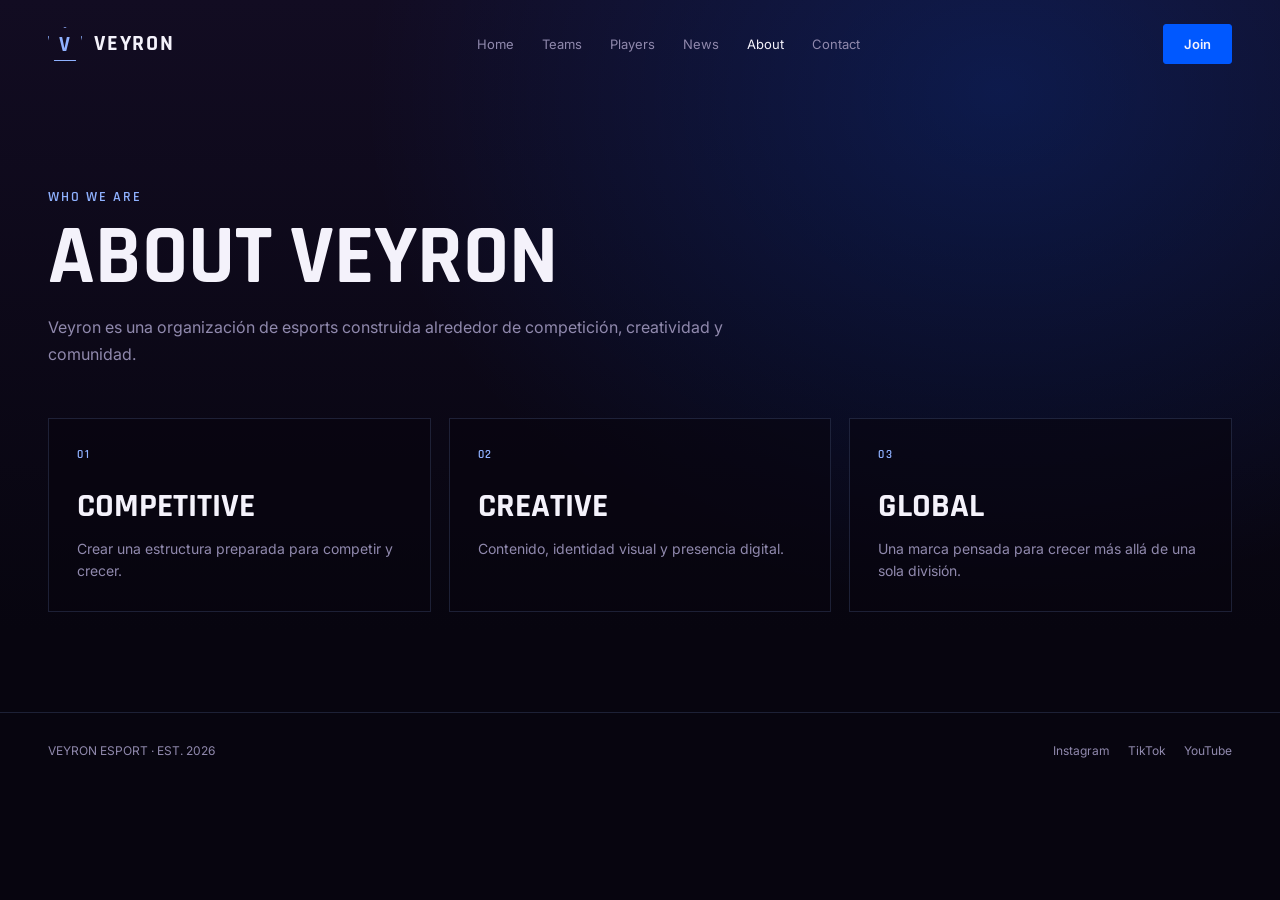
<file: about.html>
<!DOCTYPE html>
<html lang="es"><head><meta charset="UTF-8"><meta name="viewport" content="width=device-width,initial-scale=1.0">
<title>About — Veyron Esport</title><link rel="stylesheet" href="style.css"></head>
<body><div class="site">
<header>
<a class="brand" href="index.html"><span class="brand-mark">V</span><span>VEYRON</span></a>
<nav class="desktop-nav"><a class="" href="index.html">Home</a><a class="" href="teams.html">Teams</a><a class="" href="players.html">Players</a><a class="" href="news.html">News</a><a class="active" href="about.html">About</a><a class="" href="contact.html">Contact</a></nav>
<a class="btn primary" href="join.html">Join</a>
</header>
<main class="page"><div class="page-inner">
<div class="page-head"><div class="kicker">WHO WE ARE</div><h1>ABOUT VEYRON</h1><p>Veyron es una organización de esports construida alrededor de competición, creatividad y comunidad.</p></div>
<div class="grid"><div class="card"><div class="num">01</div><h2>COMPETITIVE</h2><p>Crear una estructura preparada para competir y crecer.</p></div>
<div class="card"><div class="num">02</div><h2>CREATIVE</h2><p>Contenido, identidad visual y presencia digital.</p></div>
<div class="card"><div class="num">03</div><h2>GLOBAL</h2><p>Una marca pensada para crecer más allá de una sola división.</p></div></div>
</div></main>
<footer><span>VEYRON ESPORT · EST. 2026</span><span><a href="https://instagram.com/" target="_blank">Instagram</a><a href="https://tiktok.com/" target="_blank">TikTok</a><a href="https://youtube.com/" target="_blank">YouTube</a></span></footer>
</div></body></html>
</file>
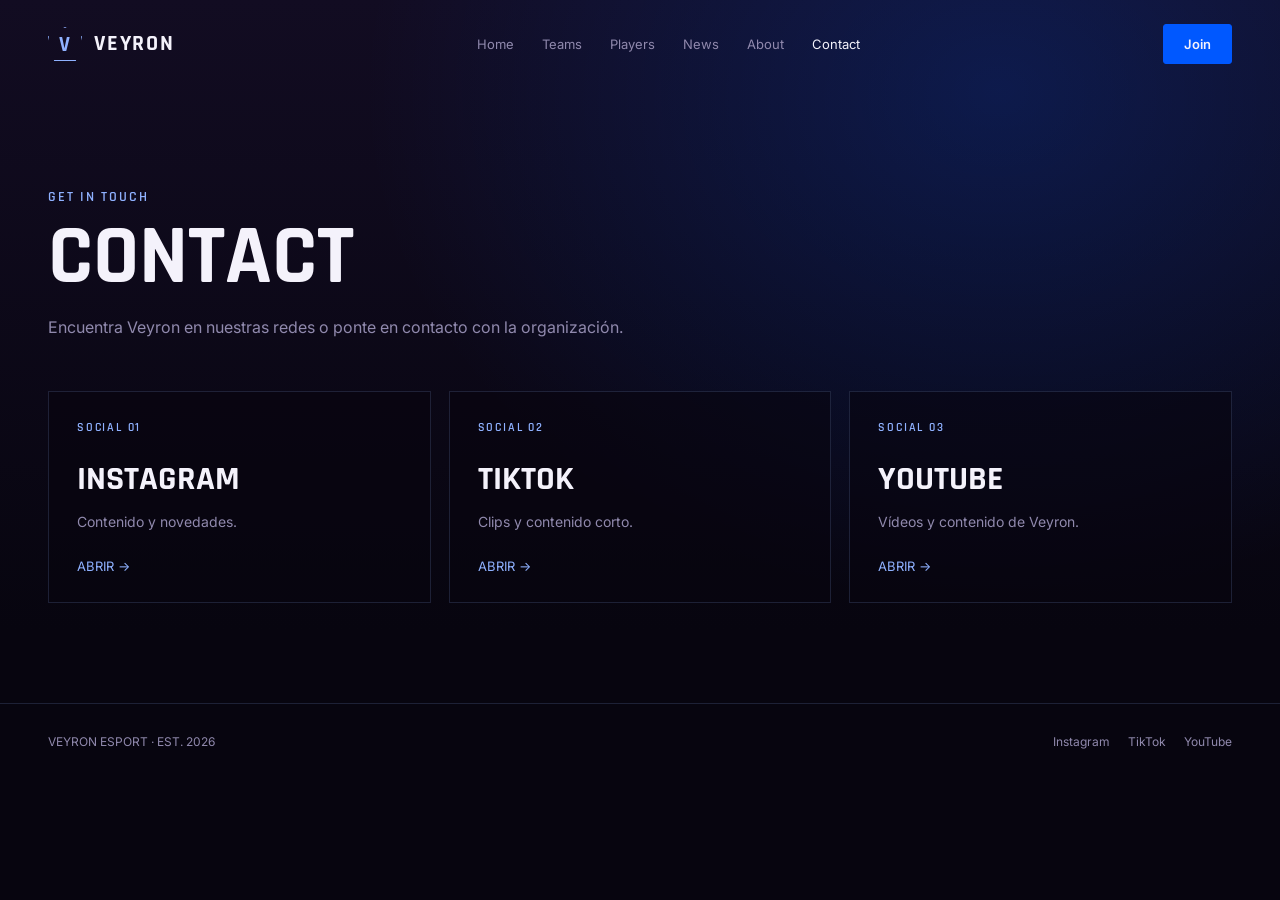
<file: contact.html>
<!DOCTYPE html>
<html lang="es"><head><meta charset="UTF-8"><meta name="viewport" content="width=device-width,initial-scale=1.0">
<title>Contact — Veyron Esport</title><link rel="stylesheet" href="style.css"></head>
<body><div class="site">
<header>
<a class="brand" href="index.html"><span class="brand-mark">V</span><span>VEYRON</span></a>
<nav class="desktop-nav"><a class="" href="index.html">Home</a><a class="" href="teams.html">Teams</a><a class="" href="players.html">Players</a><a class="" href="news.html">News</a><a class="" href="about.html">About</a><a class="active" href="contact.html">Contact</a></nav>
<a class="btn primary" href="join.html">Join</a>
</header>
<main class="page"><div class="page-inner">
<div class="page-head"><div class="kicker">GET IN TOUCH</div><h1>CONTACT</h1><p>Encuentra Veyron en nuestras redes o ponte en contacto con la organización.</p></div>
<div class="grid">
<a class="card" href="https://instagram.com/" target="_blank"><div class="num">SOCIAL 01</div><h2>INSTAGRAM</h2><p>Contenido y novedades.</p><div class="arrow">ABRIR →</div></a>
<a class="card" href="https://tiktok.com/" target="_blank"><div class="num">SOCIAL 02</div><h2>TIKTOK</h2><p>Clips y contenido corto.</p><div class="arrow">ABRIR →</div></a>
<a class="card" href="https://youtube.com/" target="_blank"><div class="num">SOCIAL 03</div><h2>YOUTUBE</h2><p>Vídeos y contenido de Veyron.</p><div class="arrow">ABRIR →</div></a>
</div></div></main>
<footer><span>VEYRON ESPORT · EST. 2026</span><span><a href="https://instagram.com/" target="_blank">Instagram</a><a href="https://tiktok.com/" target="_blank">TikTok</a><a href="https://youtube.com/" target="_blank">YouTube</a></span></footer>
</div></body></html>
</file>
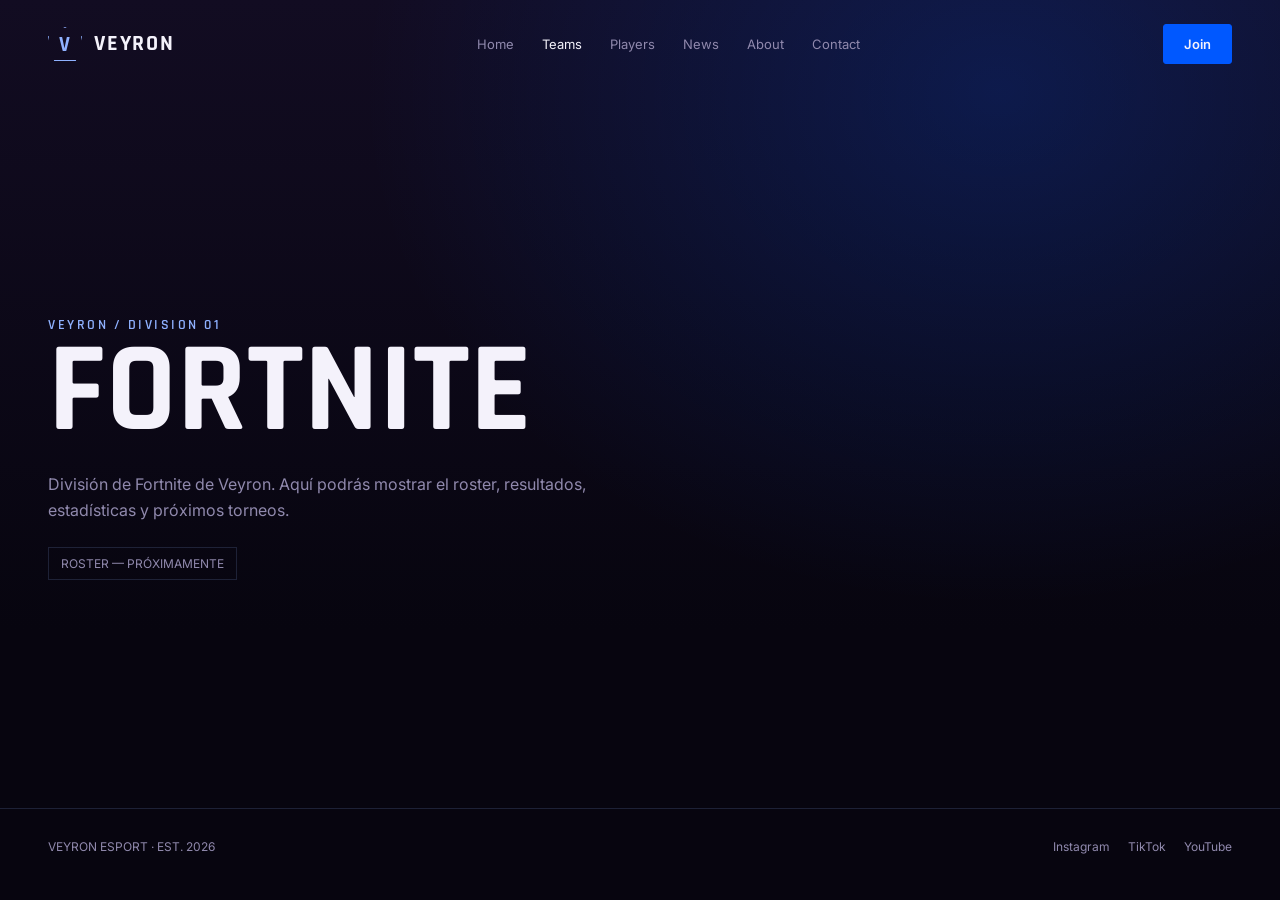
<file: fortnite.html>
<!DOCTYPE html>
<html lang="es"><head><meta charset="UTF-8"><meta name="viewport" content="width=device-width,initial-scale=1.0">
<title>Fortnite — Veyron Esport</title><link rel="stylesheet" href="style.css"></head>
<body><div class="site">
<header>
<a class="brand" href="index.html"><span class="brand-mark">V</span><span>VEYRON</span></a>
<nav class="desktop-nav"><a class="" href="index.html">Home</a><a class="active" href="teams.html">Teams</a><a class="" href="players.html">Players</a><a class="" href="news.html">News</a><a class="" href="about.html">About</a><a class="" href="contact.html">Contact</a></nav>
<a class="btn primary" href="join.html">Join</a>
</header>
<main class="page"><div class="page-inner team-hero"><div>
<div class="team-tag">VEYRON / DIVISION 01</div><h1 class="team-title">FORTNITE</h1>
<p class="lead">División de Fortnite de Veyron. Aquí podrás mostrar el roster, resultados, estadísticas y próximos torneos.</p>
<div class="status">ROSTER — PRÓXIMAMENTE</div>
</div></div></main>
<footer><span>VEYRON ESPORT · EST. 2026</span><span><a href="https://instagram.com/" target="_blank">Instagram</a><a href="https://tiktok.com/" target="_blank">TikTok</a><a href="https://youtube.com/" target="_blank">YouTube</a></span></footer>
</div></body></html>
</file>
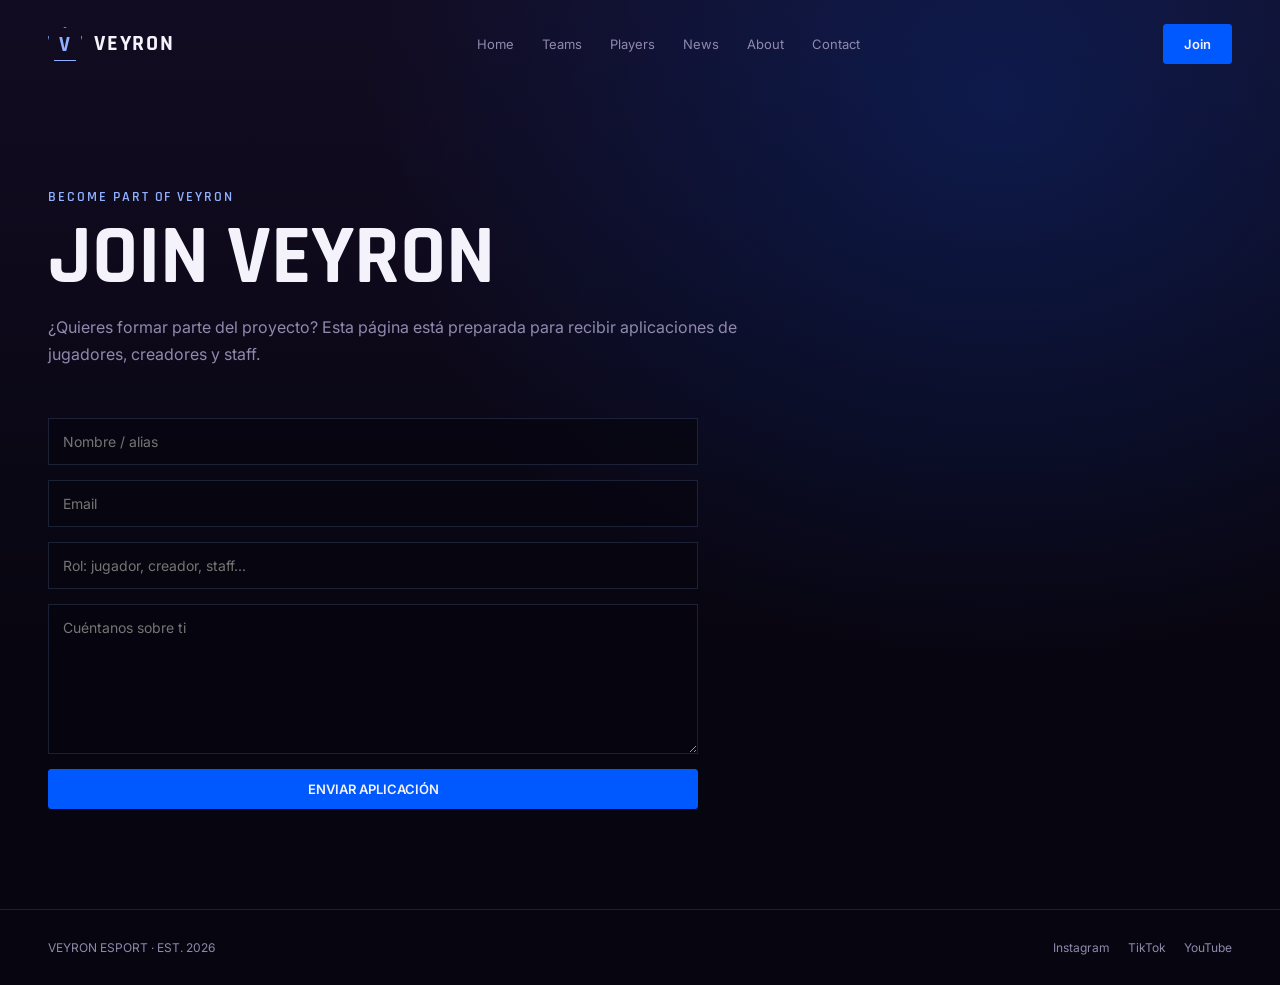
<file: join.html>
<!DOCTYPE html>
<html lang="es"><head><meta charset="UTF-8"><meta name="viewport" content="width=device-width,initial-scale=1.0">
<title>Join Veyron — Veyron Esport</title><link rel="stylesheet" href="style.css"></head>
<body><div class="site">
<header>
<a class="brand" href="index.html"><span class="brand-mark">V</span><span>VEYRON</span></a>
<nav class="desktop-nav"><a class="" href="index.html">Home</a><a class="" href="teams.html">Teams</a><a class="" href="players.html">Players</a><a class="" href="news.html">News</a><a class="" href="about.html">About</a><a class="" href="contact.html">Contact</a></nav>
<a class="btn primary" href="join.html">Join</a>
</header>
<main class="page"><div class="page-inner">
<div class="page-head"><div class="kicker">BECOME PART OF VEYRON</div><h1>JOIN VEYRON</h1><p>¿Quieres formar parte del proyecto? Esta página está preparada para recibir aplicaciones de jugadores, creadores y staff.</p></div>
<form class="form" onsubmit="event.preventDefault();alert('Formulario preparado. Para recibir respuestas de verdad, conectaremos aquí Google Forms o un servicio de formularios.');">
<input class="field" placeholder="Nombre / alias" required>
<input class="field" type="email" placeholder="Email" required>
<input class="field" placeholder="Rol: jugador, creador, staff..." required>
<textarea class="field" placeholder="Cuéntanos sobre ti"></textarea>
<button class="btn primary" type="submit">ENVIAR APLICACIÓN</button>
</form>
</div></main>
<footer><span>VEYRON ESPORT · EST. 2026</span><span><a href="https://instagram.com/" target="_blank">Instagram</a><a href="https://tiktok.com/" target="_blank">TikTok</a><a href="https://youtube.com/" target="_blank">YouTube</a></span></footer>
</div></body></html>
</file>
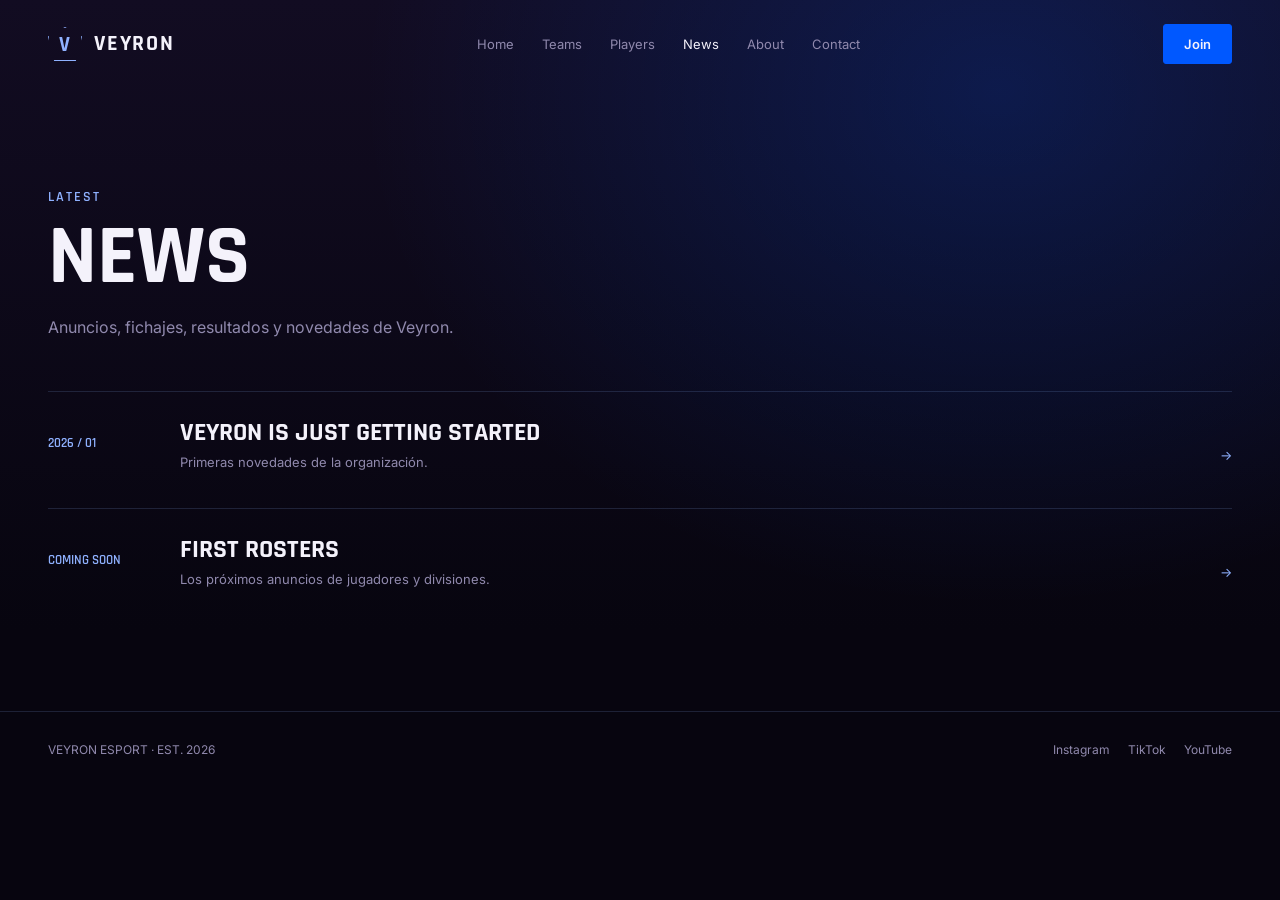
<file: news.html>
<!DOCTYPE html>
<html lang="es"><head><meta charset="UTF-8"><meta name="viewport" content="width=device-width,initial-scale=1.0">
<title>News — Veyron Esport</title><link rel="stylesheet" href="style.css"></head>
<body><div class="site">
<header>
<a class="brand" href="index.html"><span class="brand-mark">V</span><span>VEYRON</span></a>
<nav class="desktop-nav"><a class="" href="index.html">Home</a><a class="" href="teams.html">Teams</a><a class="" href="players.html">Players</a><a class="active" href="news.html">News</a><a class="" href="about.html">About</a><a class="" href="contact.html">Contact</a></nav>
<a class="btn primary" href="join.html">Join</a>
</header>
<main class="page"><div class="page-inner">
<div class="page-head"><div class="kicker">LATEST</div><h1>NEWS</h1><p>Anuncios, fichajes, resultados y novedades de Veyron.</p></div>
<div class="news-list">
<article class="news"><div class="news-date">2026 / 01</div><div><h2>VEYRON IS JUST GETTING STARTED</h2><p>Primeras novedades de la organización.</p></div><span class="arrow">→</span></article>
<article class="news"><div class="news-date">COMING SOON</div><div><h2>FIRST ROSTERS</h2><p>Los próximos anuncios de jugadores y divisiones.</p></div><span class="arrow">→</span></article>
</div></div></main>
<footer><span>VEYRON ESPORT · EST. 2026</span><span><a href="https://instagram.com/" target="_blank">Instagram</a><a href="https://tiktok.com/" target="_blank">TikTok</a><a href="https://youtube.com/" target="_blank">YouTube</a></span></footer>
</div></body></html>
</file>
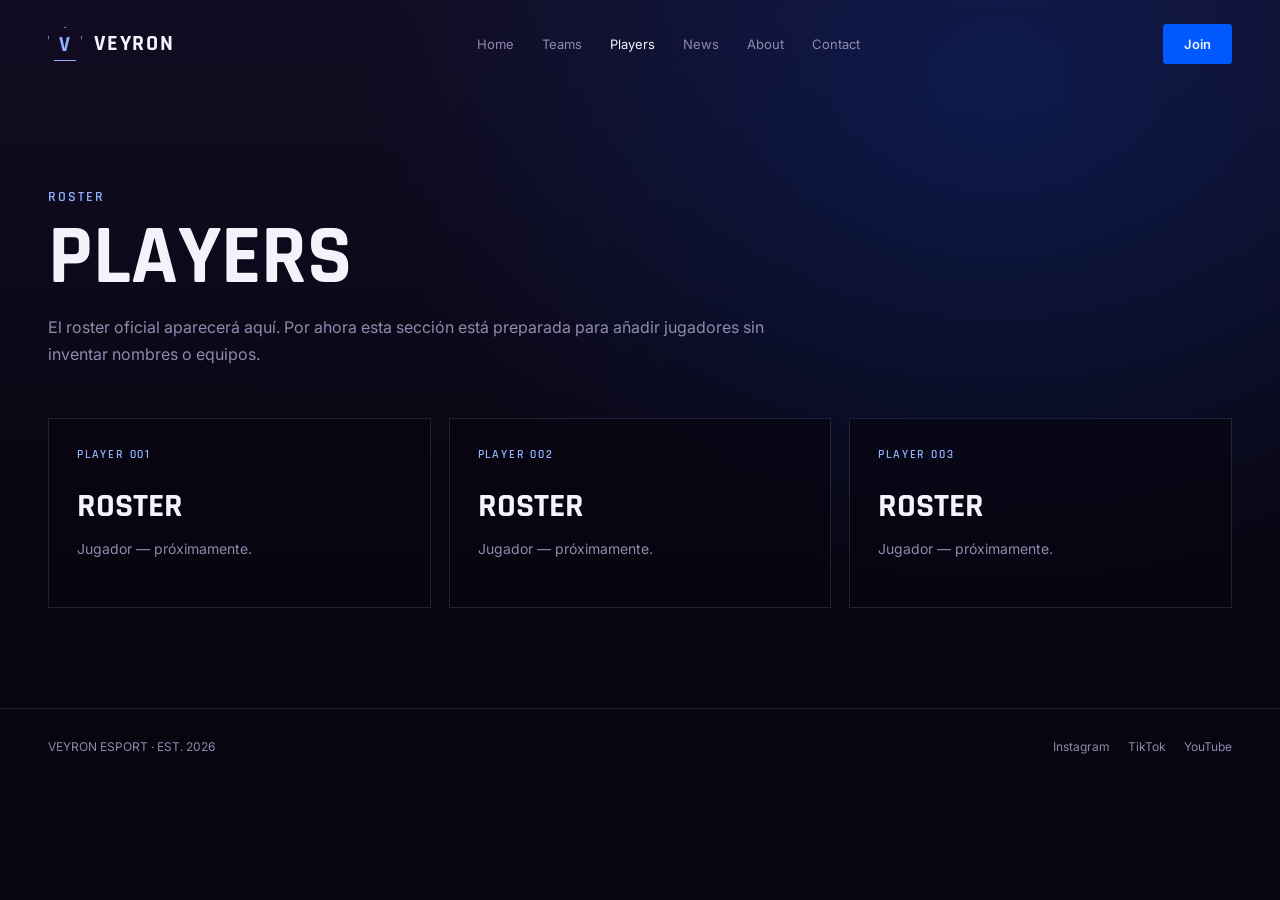
<file: players.html>
<!DOCTYPE html>
<html lang="es"><head><meta charset="UTF-8"><meta name="viewport" content="width=device-width,initial-scale=1.0">
<title>Players — Veyron Esport</title><link rel="stylesheet" href="style.css"></head>
<body><div class="site">
<header>
<a class="brand" href="index.html"><span class="brand-mark">V</span><span>VEYRON</span></a>
<nav class="desktop-nav"><a class="" href="index.html">Home</a><a class="" href="teams.html">Teams</a><a class="active" href="players.html">Players</a><a class="" href="news.html">News</a><a class="" href="about.html">About</a><a class="" href="contact.html">Contact</a></nav>
<a class="btn primary" href="join.html">Join</a>
</header>
<main class="page"><div class="page-inner">
<div class="page-head"><div class="kicker">ROSTER</div><h1>PLAYERS</h1><p>El roster oficial aparecerá aquí. Por ahora esta sección está preparada para añadir jugadores sin inventar nombres o equipos.</p></div>
<div class="grid"><div class="card"><div class="num">PLAYER 001</div><h2>ROSTER</h2><p>Jugador — próximamente.</p></div>
<div class="card"><div class="num">PLAYER 002</div><h2>ROSTER</h2><p>Jugador — próximamente.</p></div>
<div class="card"><div class="num">PLAYER 003</div><h2>ROSTER</h2><p>Jugador — próximamente.</p></div></div>
</div></main>
<footer><span>VEYRON ESPORT · EST. 2026</span><span><a href="https://instagram.com/" target="_blank">Instagram</a><a href="https://tiktok.com/" target="_blank">TikTok</a><a href="https://youtube.com/" target="_blank">YouTube</a></span></footer>
</div></body></html>
</file>
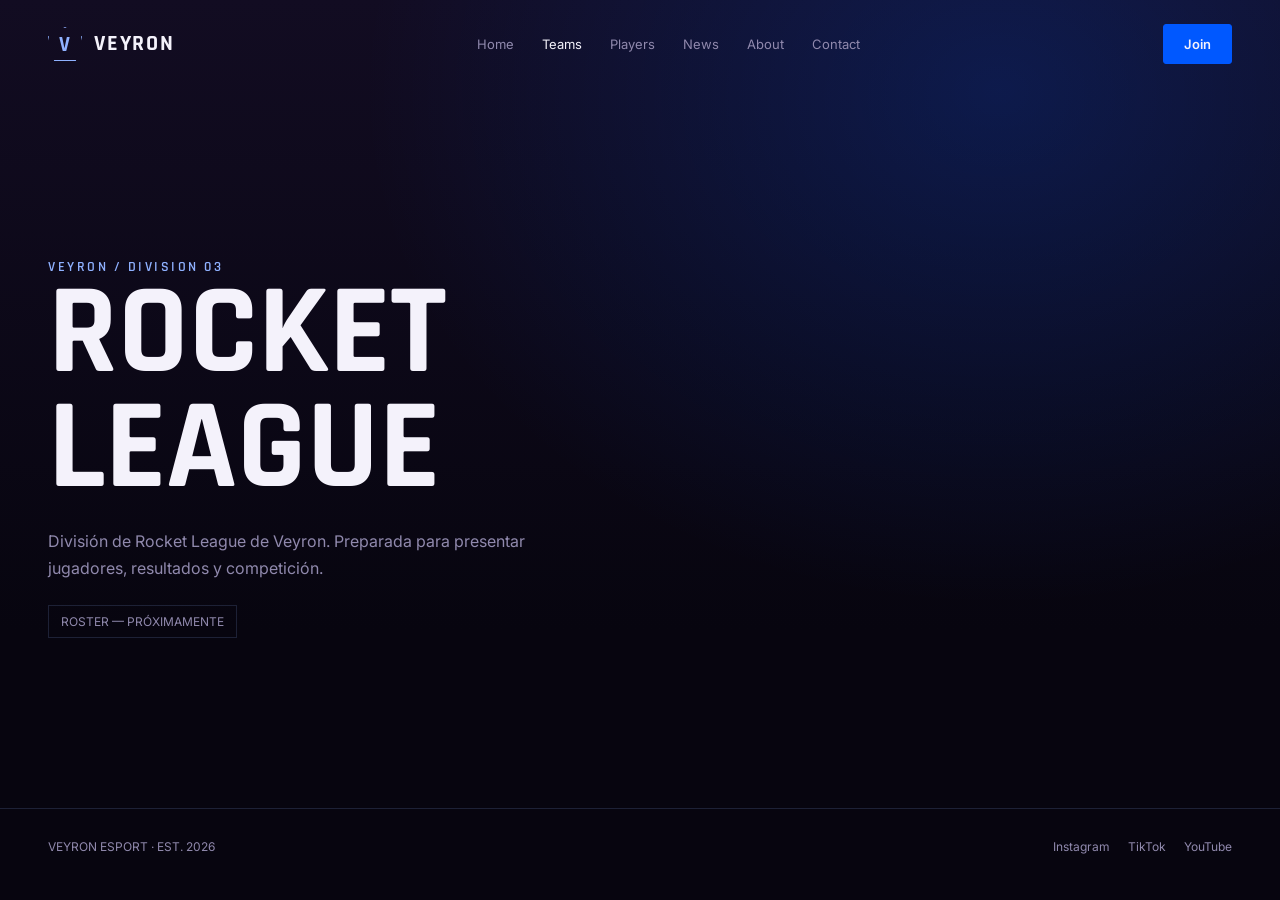
<file: rocket-league.html>
<!DOCTYPE html>
<html lang="es"><head><meta charset="UTF-8"><meta name="viewport" content="width=device-width,initial-scale=1.0">
<title>Rocket League — Veyron Esport</title><link rel="stylesheet" href="style.css"></head>
<body><div class="site">
<header>
<a class="brand" href="index.html"><span class="brand-mark">V</span><span>VEYRON</span></a>
<nav class="desktop-nav"><a class="" href="index.html">Home</a><a class="active" href="teams.html">Teams</a><a class="" href="players.html">Players</a><a class="" href="news.html">News</a><a class="" href="about.html">About</a><a class="" href="contact.html">Contact</a></nav>
<a class="btn primary" href="join.html">Join</a>
</header>
<main class="page"><div class="page-inner team-hero"><div>
<div class="team-tag">VEYRON / DIVISION 03</div><h1 class="team-title">ROCKET<br>LEAGUE</h1>
<p class="lead">División de Rocket League de Veyron. Preparada para presentar jugadores, resultados y competición.</p>
<div class="status">ROSTER — PRÓXIMAMENTE</div>
</div></div></main>
<footer><span>VEYRON ESPORT · EST. 2026</span><span><a href="https://instagram.com/" target="_blank">Instagram</a><a href="https://tiktok.com/" target="_blank">TikTok</a><a href="https://youtube.com/" target="_blank">YouTube</a></span></footer>
</div></body></html>
</file>
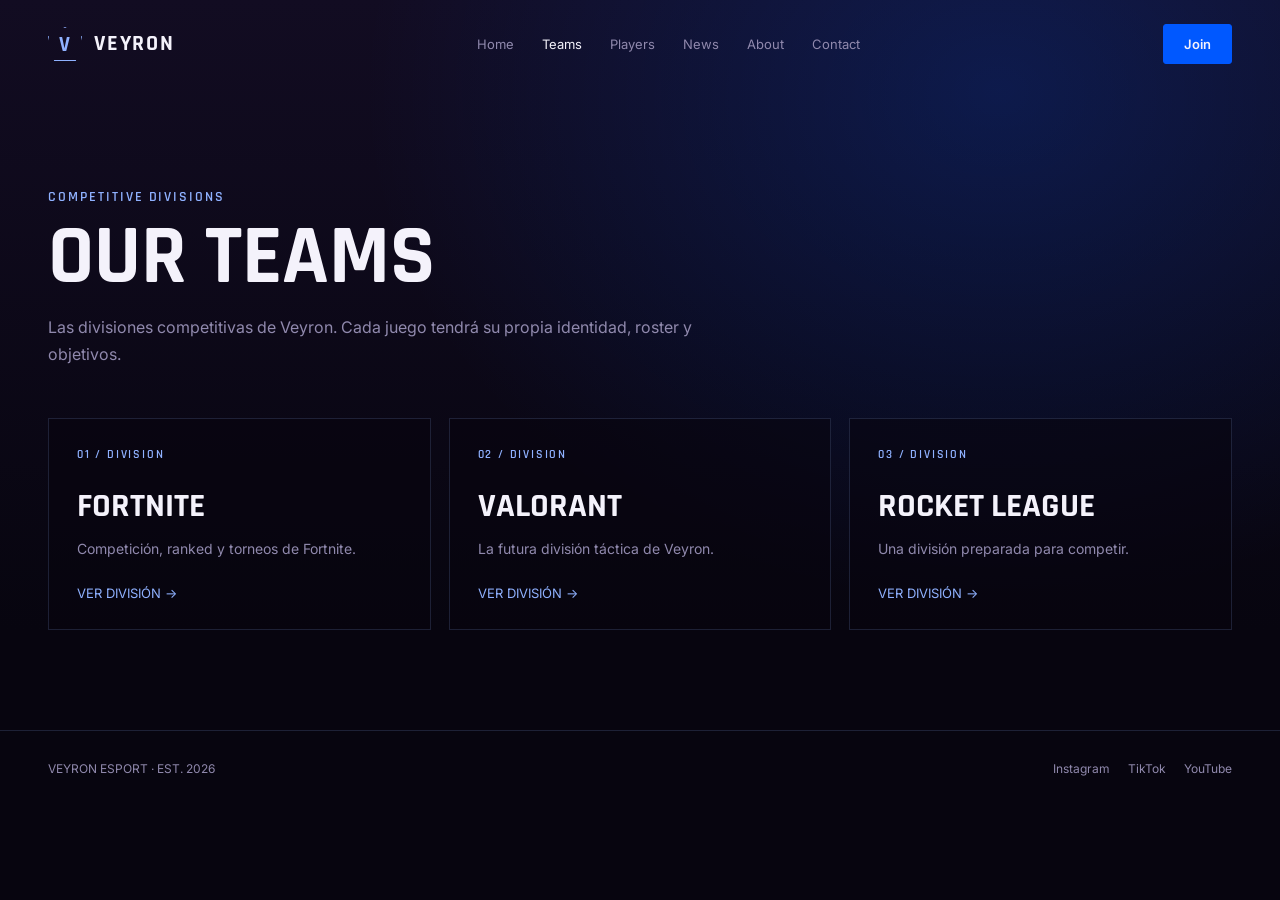
<file: teams.html>
<!DOCTYPE html>
<html lang="es"><head><meta charset="UTF-8"><meta name="viewport" content="width=device-width,initial-scale=1.0">
<title>Teams — Veyron Esport</title><link rel="stylesheet" href="style.css"></head>
<body><div class="site">
<header>
<a class="brand" href="index.html"><span class="brand-mark">V</span><span>VEYRON</span></a>
<nav class="desktop-nav"><a class="" href="index.html">Home</a><a class="active" href="teams.html">Teams</a><a class="" href="players.html">Players</a><a class="" href="news.html">News</a><a class="" href="about.html">About</a><a class="" href="contact.html">Contact</a></nav>
<a class="btn primary" href="join.html">Join</a>
</header>
<main class="page"><div class="page-inner">
<div class="page-head"><div class="kicker">COMPETITIVE DIVISIONS</div><h1>OUR TEAMS</h1><p>Las divisiones competitivas de Veyron. Cada juego tendrá su propia identidad, roster y objetivos.</p></div>
<div class="grid">
<a class="card" href="fortnite.html"><div class="num">01 / DIVISION</div><h2>FORTNITE</h2><p>Competición, ranked y torneos de Fortnite.</p><div class="arrow">VER DIVISIÓN →</div></a>
<a class="card" href="valorant.html"><div class="num">02 / DIVISION</div><h2>VALORANT</h2><p>La futura división táctica de Veyron.</p><div class="arrow">VER DIVISIÓN →</div></a>
<a class="card" href="rocket-league.html"><div class="num">03 / DIVISION</div><h2>ROCKET LEAGUE</h2><p>Una división preparada para competir.</p><div class="arrow">VER DIVISIÓN →</div></a>
</div></div></main>
<footer><span>VEYRON ESPORT · EST. 2026</span><span><a href="https://instagram.com/" target="_blank">Instagram</a><a href="https://tiktok.com/" target="_blank">TikTok</a><a href="https://youtube.com/" target="_blank">YouTube</a></span></footer>
</div></body></html>
</file>
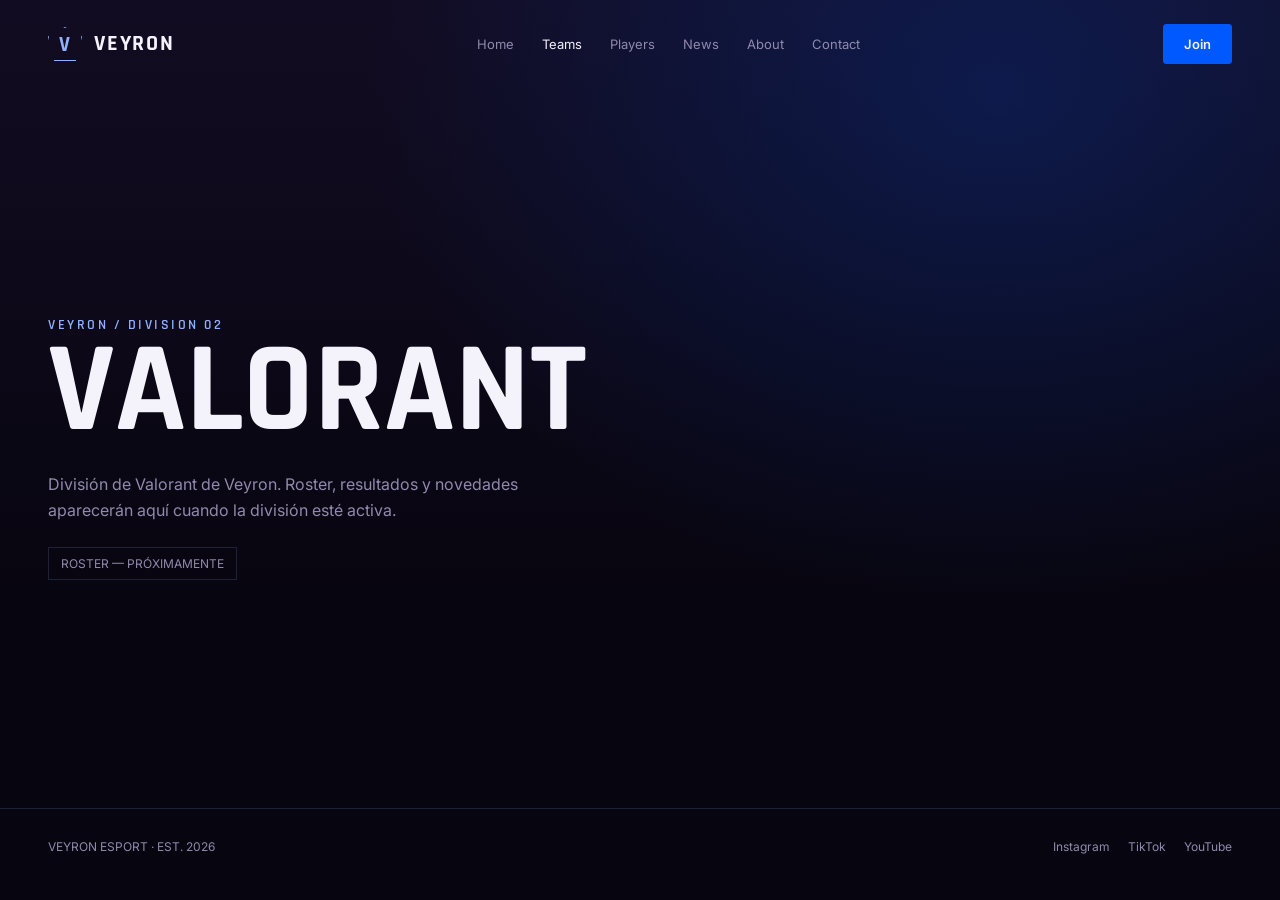
<file: valorant.html>
<!DOCTYPE html>
<html lang="es"><head><meta charset="UTF-8"><meta name="viewport" content="width=device-width,initial-scale=1.0">
<title>Valorant — Veyron Esport</title><link rel="stylesheet" href="style.css"></head>
<body><div class="site">
<header>
<a class="brand" href="index.html"><span class="brand-mark">V</span><span>VEYRON</span></a>
<nav class="desktop-nav"><a class="" href="index.html">Home</a><a class="active" href="teams.html">Teams</a><a class="" href="players.html">Players</a><a class="" href="news.html">News</a><a class="" href="about.html">About</a><a class="" href="contact.html">Contact</a></nav>
<a class="btn primary" href="join.html">Join</a>
</header>
<main class="page"><div class="page-inner team-hero"><div>
<div class="team-tag">VEYRON / DIVISION 02</div><h1 class="team-title">VALORANT</h1>
<p class="lead">División de Valorant de Veyron. Roster, resultados y novedades aparecerán aquí cuando la división esté activa.</p>
<div class="status">ROSTER — PRÓXIMAMENTE</div>
</div></div></main>
<footer><span>VEYRON ESPORT · EST. 2026</span><span><a href="https://instagram.com/" target="_blank">Instagram</a><a href="https://tiktok.com/" target="_blank">TikTok</a><a href="https://youtube.com/" target="_blank">YouTube</a></span></footer>
</div></body></html>
</file>
<file: style.css>
@import url('https://fonts.googleapis.com/css2?family=Rajdhani:wght@500;600;700&family=Inter:wght@400;500;600&display=swap');

:root{
  --bg:#07050f;--bg2:#120c22;--accent:#0058ff;--accent2:#8fb1ff;
  --ink:#f4f2fb;--muted:#9089ad;--line:rgba(143,177,255,.16);
}
*{box-sizing:border-box;margin:0;padding:0}
html{scroll-behavior:smooth}
body{font-family:Inter,sans-serif;background:var(--bg);color:var(--ink);-webkit-font-smoothing:antialiased}
a{text-decoration:none;color:inherit}
.site{min-height:100vh;background:
 radial-gradient(ellipse at 78% 10%,rgba(0,88,255,.20),transparent 45%),
 linear-gradient(180deg,var(--bg2),var(--bg) 70%)}
header{position:relative;z-index:20;max-width:1400px;margin:auto;padding:24px 48px;display:flex;align-items:center;justify-content:space-between}
.brand{display:flex;align-items:center;gap:12px;font:700 22px Rajdhani;letter-spacing:.08em}
.brand-mark{width:34px;height:34px;border:1px solid var(--accent2);display:grid;place-items:center;color:var(--accent2);font:700 21px Rajdhani;clip-path:polygon(50% 0,100% 28%,82% 100%,18% 100%,0 28%)}
nav{display:flex;align-items:center;gap:28px}
nav a{font-size:13px;color:var(--muted);transition:.2s}
nav a:hover,nav a.active{color:var(--ink)}
.btn{display:inline-flex;align-items:center;justify-content:center;padding:11px 20px;border:1px solid var(--line);background:transparent;color:var(--ink);font:600 13px Inter;border-radius:3px;cursor:pointer;transition:.2s}
.btn:hover{border-color:var(--accent2);transform:translateY(-1px)}
.btn.primary{background:var(--accent);border-color:var(--accent)}
.hero{position:relative;min-height:calc(100vh - 82px);overflow:hidden;display:flex;align-items:center}
.hero:after{content:"";position:absolute;right:-10%;top:-15%;width:55%;height:130%;background:linear-gradient(105deg,transparent 35%,rgba(0,88,255,.55) 36%,rgba(0,88,255,.1) 43%,transparent 44%);filter:blur(1px);pointer-events:none}
.hero-inner,.page-inner{width:min(1200px,calc(100% - 96px));margin:auto;position:relative;z-index:2}
.kicker{font:600 14px Rajdhani;color:var(--accent2);letter-spacing:.14em;margin-bottom:14px}
h1,h2,h3{font-family:Rajdhani,sans-serif}
h1{font-size:clamp(58px,8vw,104px);line-height:.9}
.sub{font:600 22px Rajdhani;letter-spacing:.16em;color:var(--muted);margin-top:10px}
.lead{margin-top:22px;max-width:540px;color:var(--muted);font-size:16px;line-height:1.65}
.actions{display:flex;gap:14px;margin-top:32px;flex-wrap:wrap}
.hero-meta{position:absolute;bottom:34px;left:0;right:0;max-width:1200px;margin:auto;border-top:1px solid var(--line);padding-top:20px;display:flex;gap:30px;color:var(--muted);font-size:12px;z-index:3}
.hero-meta span{padding-left:14px;border-left:2px solid var(--accent)}
.page{padding:100px 0}
.page-head{margin-bottom:50px;max-width:720px}
.page-head h1{font-size:clamp(52px,7vw,84px)}
.page-head p{color:var(--muted);line-height:1.7;margin-top:18px}
.grid{display:grid;grid-template-columns:repeat(3,1fr);gap:18px}
.card{border:1px solid var(--line);background:rgba(7,5,15,.58);padding:28px;min-height:190px;transition:.25s;position:relative;overflow:hidden}
.card:before{content:"";position:absolute;inset:0;background:linear-gradient(135deg,rgba(0,88,255,.10),transparent 50%);opacity:0;transition:.25s}
.card:hover{transform:translateY(-5px);border-color:rgba(143,177,255,.4)}
.card:hover:before{opacity:1}
.card>*{position:relative;z-index:1}
.card .num{font:600 12px Rajdhani;color:var(--accent2);letter-spacing:.15em}
.card h2{font-size:34px;margin:22px 0 10px}
.card p{color:var(--muted);font-size:14px;line-height:1.6}
.arrow{margin-top:25px;color:var(--accent2);font-size:13px}
.team-hero{min-height:520px;display:flex;align-items:center}
.team-title{font-size:clamp(64px,10vw,130px)}
.team-tag{color:var(--accent2);font:600 14px Rajdhani;letter-spacing:.18em}
.status{display:inline-block;margin-top:24px;padding:8px 12px;border:1px solid var(--line);color:var(--muted);font-size:12px}
.news-list{display:grid;gap:14px}
.news{display:grid;grid-template-columns:110px 1fr auto;gap:22px;align-items:center;border-top:1px solid var(--line);padding:24px 0}
.news-date{font:600 13px Rajdhani;color:var(--accent2)}
.news h2{font-size:26px}
.news p{color:var(--muted);font-size:13px;margin-top:5px}
.form{max-width:650px;display:grid;gap:15px}
.field{background:rgba(7,5,15,.7);border:1px solid var(--line);padding:14px;color:var(--ink);font:14px Inter;outline:none;width:100%}
textarea.field{min-height:150px;resize:vertical}
footer{border-top:1px solid var(--line);padding:30px 48px;color:var(--muted);font-size:12px;display:flex;justify-content:space-between;gap:20px}
footer a{margin-left:18px}
.mobile{display:none}
@media(max-width:800px){
 header{padding:20px 22px}.desktop-nav{display:none}.mobile{display:inline-flex}
 .hero-inner,.page-inner{width:min(100% - 44px,1200px)}
 .hero-meta{left:22px;right:22px;flex-wrap:wrap}.grid{grid-template-columns:1fr}
 .page{padding:70px 0}.news{grid-template-columns:1fr;gap:8px}
 footer{padding:25px 22px;flex-direction:column}
}
</file>
